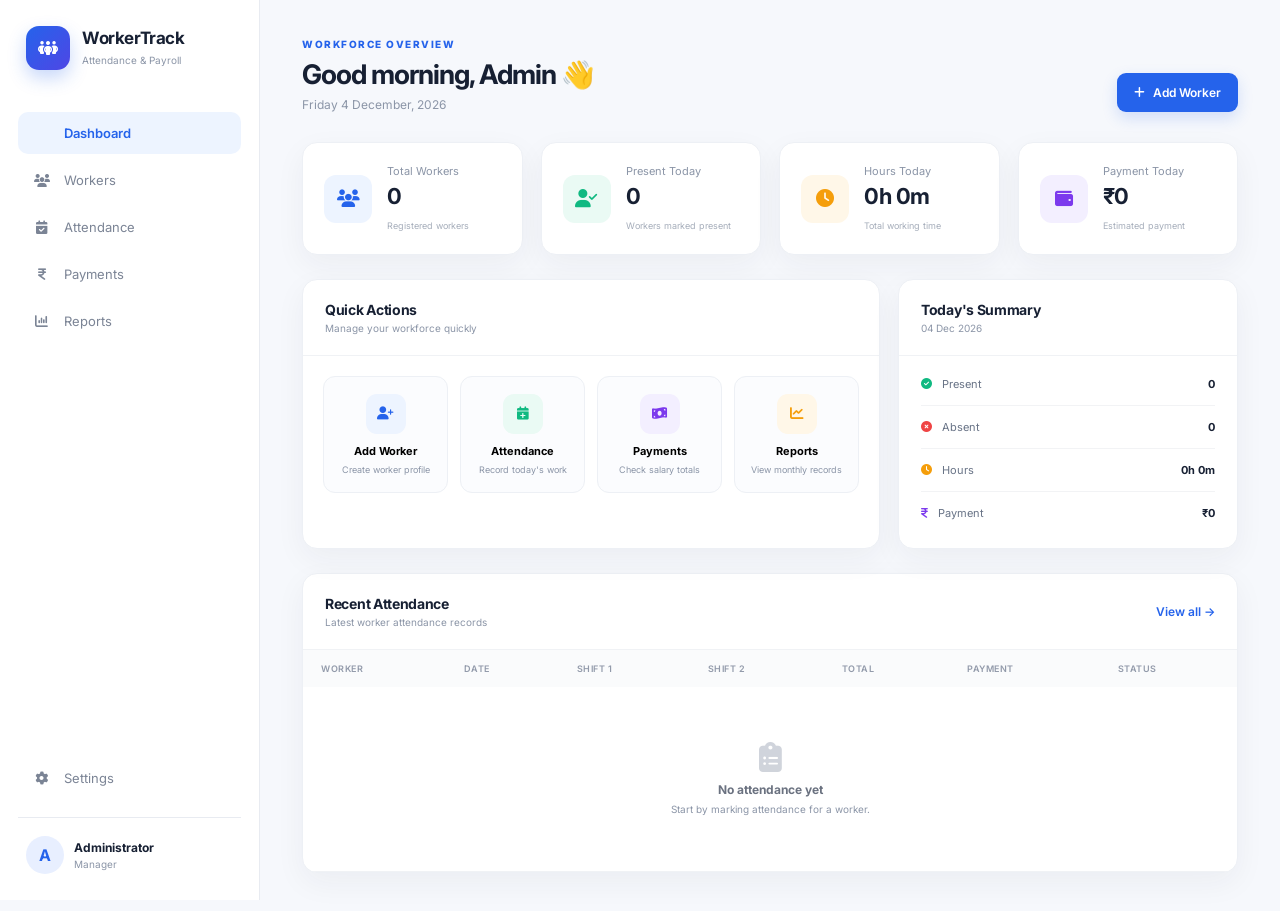
<file: index.html>
<!DOCTYPE html>
<html lang="en">
<head>
    <meta charset="UTF-8">
    <meta name="viewport" content="width=device-width, initial-scale=1.0">

    <title>WorkerTrack - Attendance & Payroll</title>

    <link rel="preconnect" href="https://fonts.googleapis.com">
    <link rel="preconnect" href="https://fonts.gstatic.com" crossorigin>

    <link href="https://fonts.googleapis.com/css2?family=Inter:wght@400;500;600;700;800&display=swap" rel="stylesheet">

    <link
        rel="stylesheet"
        href="https://cdnjs.cloudflare.com/ajax/libs/font-awesome/6.5.2/css/all.min.css"
    >

    <link rel="stylesheet" href="style.css">
</head>

<body>

<!-- ================= SIDEBAR ================= -->

<aside class="sidebar">

    <div class="brand">
        <div class="brand-icon">
            <i class="fa-solid fa-people-group"></i>
        </div>

        <div>
            <h2>WorkerTrack</h2>
            <span>Attendance & Payroll</span>
        </div>
    </div>


    <nav class="navigation">

        <button class="nav-item active" data-page="dashboard">
            <i class="fa-solid fa-grid-2"></i>
            <span>Dashboard</span>
        </button>

        <button class="nav-item" data-page="workers">
            <i class="fa-solid fa-users"></i>
            <span>Workers</span>
        </button>

        <button class="nav-item" data-page="attendance">
            <i class="fa-solid fa-calendar-check"></i>
            <span>Attendance</span>
        </button>

        <button class="nav-item" data-page="payments">
            <i class="fa-solid fa-indian-rupee-sign"></i>
            <span>Payments</span>
        </button>

        <button class="nav-item" data-page="reports">
            <i class="fa-solid fa-chart-column"></i>
            <span>Reports</span>
        </button>

    </nav>


    <div class="sidebar-bottom">

        <button class="nav-item">
            <i class="fa-solid fa-gear"></i>
            <span>Settings</span>
        </button>

        <div class="admin-profile">

            <div class="admin-avatar">
                A
            </div>

            <div>
                <strong>Administrator</strong>
                <span>Manager</span>
            </div>

        </div>

    </div>

</aside>


<!-- ================= MAIN ================= -->

<main class="main">

    <!-- MOBILE HEADER -->

    <header class="mobile-header">

        <button id="menuBtn">
            <i class="fa-solid fa-bars"></i>
        </button>

        <h2>WorkerTrack</h2>

    </header>


    <!-- ================= DASHBOARD ================= -->

    <section id="dashboard" class="page active-page">

        <div class="page-header">

            <div>
                <p class="eyebrow">WORKFORCE OVERVIEW</p>
                <h1>Good morning, Admin 👋</h1>
                <p id="dashboardDate"></p>
            </div>

            <button class="primary-btn" id="dashboardAddWorker">
                <i class="fa-solid fa-plus"></i>
                Add Worker
            </button>

        </div>


        <!-- STAT CARDS -->

        <div class="stats-grid">

            <div class="stat-card">

                <div class="stat-icon blue">
                    <i class="fa-solid fa-users"></i>
                </div>

                <div>
                    <span>Total Workers</span>
                    <h2 id="statWorkers">0</h2>
                    <small>Registered workers</small>
                </div>

            </div>


            <div class="stat-card">

                <div class="stat-icon green">
                    <i class="fa-solid fa-user-check"></i>
                </div>

                <div>
                    <span>Present Today</span>
                    <h2 id="statPresent">0</h2>
                    <small>Workers marked present</small>
                </div>

            </div>


            <div class="stat-card">

                <div class="stat-icon orange">
                    <i class="fa-solid fa-clock"></i>
                </div>

                <div>
                    <span>Hours Today</span>
                    <h2 id="statHours">0h 0m</h2>
                    <small>Total working time</small>
                </div>

            </div>


            <div class="stat-card">

                <div class="stat-icon purple">
                    <i class="fa-solid fa-wallet"></i>
                </div>

                <div>
                    <span>Payment Today</span>
                    <h2 id="statPayment">₹0</h2>
                    <small>Estimated payment</small>
                </div>

            </div>

        </div>


        <!-- DASHBOARD GRID -->

        <div class="dashboard-grid">

            <!-- QUICK ACTIONS -->

            <div class="card">

                <div class="card-header">

                    <div>
                        <h3>Quick Actions</h3>
                        <p>Manage your workforce quickly</p>
                    </div>

                </div>


                <div class="quick-actions">

                    <button class="quick-action" data-page="workers">

                        <div class="quick-icon blue">
                            <i class="fa-solid fa-user-plus"></i>
                        </div>

                        <strong>Add Worker</strong>
                        <span>Create worker profile</span>

                    </button>


                    <button class="quick-action" data-page="attendance">

                        <div class="quick-icon green">
                            <i class="fa-solid fa-calendar-plus"></i>
                        </div>

                        <strong>Attendance</strong>
                        <span>Record today's work</span>

                    </button>


                    <button class="quick-action" data-page="payments">

                        <div class="quick-icon purple">
                            <i class="fa-solid fa-money-bill-wave"></i>
                        </div>

                        <strong>Payments</strong>
                        <span>Check salary totals</span>

                    </button>


                    <button class="quick-action" data-page="reports">

                        <div class="quick-icon orange">
                            <i class="fa-solid fa-chart-line"></i>
                        </div>

                        <strong>Reports</strong>
                        <span>View monthly records</span>

                    </button>

                </div>

            </div>


            <!-- TODAY -->

            <div class="card">

                <div class="card-header">

                    <div>
                        <h3>Today's Summary</h3>
                        <p id="summaryDate"></p>
                    </div>

                </div>


                <div class="summary-list">

                    <div class="summary-row">
                        <span>
                            <i class="fa-solid fa-circle-check green-text"></i>
                            Present
                        </span>

                        <strong id="summaryPresent">0</strong>
                    </div>


                    <div class="summary-row">
                        <span>
                            <i class="fa-solid fa-circle-xmark red-text"></i>
                            Absent
                        </span>

                        <strong id="summaryAbsent">0</strong>
                    </div>


                    <div class="summary-row">
                        <span>
                            <i class="fa-solid fa-clock orange-text"></i>
                            Hours
                        </span>

                        <strong id="summaryHours">0h</strong>
                    </div>


                    <div class="summary-row">
                        <span>
                            <i class="fa-solid fa-indian-rupee-sign purple-text"></i>
                            Payment
                        </span>

                        <strong id="summaryPayment">₹0</strong>
                    </div>

                </div>

            </div>

        </div>


        <!-- RECENT ATTENDANCE -->

        <div class="card table-card">

            <div class="card-header">

                <div>
                    <h3>Recent Attendance</h3>
                    <p>Latest worker attendance records</p>
                </div>

                <button class="text-btn" data-page="attendance">
                    View all →
                </button>

            </div>


            <div class="table-wrapper">

                <table>

                    <thead>
                        <tr>
                            <th>Worker</th>
                            <th>Date</th>
                            <th>Shift 1</th>
                            <th>Shift 2</th>
                            <th>Total</th>
                            <th>Payment</th>
                            <th>Status</th>
                        </tr>
                    </thead>

                    <tbody id="recentAttendanceTable"></tbody>

                </table>

            </div>

        </div>

    </section>


    <!-- ================= WORKERS ================= -->

    <section id="workers" class="page">

        <div class="page-header">

            <div>
                <p class="eyebrow">WORKFORCE</p>
                <h1>Workers</h1>
                <p>Manage your worker profiles and hourly rates.</p>
            </div>

            <button class="primary-btn" id="addWorkerBtn">
                <i class="fa-solid fa-plus"></i>
                Add Worker
            </button>

        </div>


        <div class="toolbar">

            <div class="search-box">

                <i class="fa-solid fa-search"></i>

                <input
                    type="text"
                    id="workerSearch"
                    placeholder="Search workers..."
                >

            </div>

        </div>


        <div id="workersGrid" class="workers-grid"></div>

    </section>


    <!-- ================= ATTENDANCE ================= -->

    <section id="attendance" class="page">

        <div class="page-header">

            <div>
                <p class="eyebrow">DAILY RECORDS</p>
                <h1>Attendance</h1>
                <p>Record working hours and shifts.</p>
            </div>

            <button class="primary-btn" id="addAttendanceBtn">
                <i class="fa-solid fa-plus"></i>
                Mark Attendance
            </button>

        </div>


        <div class="attendance-controls">

            <div class="date-control">

                <label>Date</label>

                <input type="date" id="attendanceDate">

            </div>

            <div class="search-box">

                <i class="fa-solid fa-search"></i>

                <input
                    type="text"
                    id="attendanceSearch"
                    placeholder="Search worker..."
                >

            </div>

        </div>


        <div class="card table-card">

            <div class="table-wrapper">

                <table>

                    <thead>

                        <tr>
                            <th>Worker</th>
                            <th>Status</th>
                            <th>Shift 1</th>
                            <th>Shift 2</th>
                            <th>Total Hours</th>
                            <th>Rate</th>
                            <th>Payment</th>
                            <th>Action</th>
                        </tr>

                    </thead>

                    <tbody id="attendanceTable"></tbody>

                </table>

            </div>

        </div>

    </section>


    <!-- ================= PAYMENTS ================= -->

    <section id="payments" class="page">

        <div class="page-header">

            <div>
                <p class="eyebrow">PAYROLL</p>
                <h1>Payments</h1>
                <p>Track worker earnings based on actual hours.</p>
            </div>

        </div>


        <div class="stats-grid payment-stats">

            <div class="stat-card">

                <div class="stat-icon purple">
                    <i class="fa-solid fa-wallet"></i>
                </div>

                <div>
                    <span>Total Earnings</span>
                    <h2 id="paymentTotal">₹0</h2>
                    <small>All recorded attendance</small>
                </div>

            </div>


            <div class="stat-card">

                <div class="stat-icon orange">
                    <i class="fa-solid fa-clock"></i>
                </div>

                <div>
                    <span>Total Hours</span>
                    <h2 id="paymentHours">0h</h2>
                    <small>Recorded working hours</small>
                </div>

            </div>

        </div>


        <div class="card table-card">

            <div class="card-header">

                <div>
                    <h3>Worker Payment Summary</h3>
                    <p>Total earnings by worker</p>
                </div>

            </div>

            <div class="table-wrapper">

                <table>

                    <thead>

                        <tr>
                            <th>Worker</th>
                            <th>Hourly Rate</th>
                            <th>Total Hours</th>
                            <th>Total Payment</th>
                        </tr>

                    </thead>

                    <tbody id="paymentsTable"></tbody>

                </table>

            </div>

        </div>

    </section>


    <!-- ================= REPORTS ================= -->

    <section id="reports" class="page">

        <div class="page-header">

            <div>
                <p class="eyebrow">ANALYTICS</p>
                <h1>Reports</h1>
                <p>Review attendance, hours and payment data.</p>
            </div>

        </div>


        <div class="report-filters card">

            <div>

                <label>Month</label>

                <input type="month" id="reportMonth">

            </div>

            <div>

                <label>Worker</label>

                <select id="reportWorker">

                    <option value="all">All Workers</option>

                </select>

            </div>

        </div>


        <div class="stats-grid">

            <div class="stat-card">

                <div class="stat-icon green">
                    <i class="fa-solid fa-calendar-check"></i>
                </div>

                <div>
                    <span>Present Days</span>
                    <h2 id="reportDays">0</h2>
                </div>

            </div>


            <div class="stat-card">

                <div class="stat-icon orange">
                    <i class="fa-solid fa-clock"></i>
                </div>

                <div>
                    <span>Total Hours</span>
                    <h2 id="reportHours">0h</h2>
                </div>

            </div>


            <div class="stat-card">

                <div class="stat-icon purple">
                    <i class="fa-solid fa-wallet"></i>
                </div>

                <div>
                    <span>Total Payment</span>
                    <h2 id="reportPayment">₹0</h2>
                </div>

            </div>

        </div>


        <div class="card">

            <div class="card-header">

                <div>
                    <h3>Monthly Records</h3>
                    <p>Detailed attendance for selected period</p>
                </div>

            </div>

            <div class="table-wrapper">

                <table>

                    <thead>

                        <tr>
                            <th>Date</th>
                            <th>Worker</th>
                            <th>Shift 1</th>
                            <th>Shift 2</th>
                            <th>Total Hours</th>
                            <th>Payment</th>
                        </tr>

                    </thead>

                    <tbody id="reportsTable"></tbody>

                </table>

            </div>

        </div>

    </section>

</main>


<!-- ================= WORKER MODAL ================= -->

<div class="modal-overlay" id="workerModal">

    <div class="modal">

        <div class="modal-header">

            <div>
                <p class="eyebrow">WORKER PROFILE</p>
                <h2 id="workerModalTitle">Add Worker</h2>
            </div>

            <button class="close-btn" data-close="workerModal">
                <i class="fa-solid fa-xmark"></i>
            </button>

        </div>


        <form id="workerForm">

            <input type="hidden" id="editWorkerId">


            <div class="form-grid">

                <div class="form-group">

                    <label>Worker Name *</label>

                    <input
                        type="text"
                        id="workerName"
                        placeholder="e.g. Ahmed Khan"
                        required
                    >

                </div>


                <div class="form-group">

                    <label>Worker ID *</label>

                    <input
                        type="text"
                        id="workerId"
                        placeholder="e.g. W-001"
                        required
                    >

                </div>


                <div class="form-group">

                    <label>Phone Number</label>

                    <input
                        type="tel"
                        id="workerPhone"
                        placeholder="e.g. 9876543210"
                    >

                </div>


                <div class="form-group">

                    <label>Hourly Rate (₹) *</label>

                    <input
                        type="number"
                        id="workerRate"
                        min="0"
                        step="0.01"
                        placeholder="e.g. 120"
                        required
                    >

                </div>

            </div>


            <div class="modal-actions">

                <button type="button" class="secondary-btn" data-close="workerModal">
                    Cancel
                </button>

                <button type="submit" class="primary-btn">
                    <i class="fa-solid fa-check"></i>
                    Save Worker
                </button>

            </div>

        </form>

    </div>

</div>


<!-- ================= ATTENDANCE MODAL ================= -->

<div class="modal-overlay" id="attendanceModal">

    <div class="modal large-modal">

        <div class="modal-header">

            <div>
                <p class="eyebrow">ATTENDANCE ENTRY</p>
                <h2>Mark Attendance</h2>
            </div>

            <button class="close-btn" data-close="attendanceModal">
                <i class="fa-solid fa-xmark"></i>
            </button>

        </div>


        <form id="attendanceForm">

            <input type="hidden" id="editAttendanceId">


            <div class="form-group">

                <label>Worker *</label>

                <select id="attendanceWorker" required>

                    <option value="">
                        Select worker
                    </option>

                </select>

            </div>


            <div class="form-grid">

                <div class="form-group">

                    <label>Date *</label>

                    <input type="date" id="recordDate" required>

                </div>


                <div class="form-group">

                    <label>Status *</label>

                    <select id="attendanceStatus" required>

                        <option value="Present">Present</option>
                        <option value="Absent">Absent</option>
                        <option value="Leave">Leave</option>

                    </select>

                </div>

            </div>


            <div id="shiftSection">

                <div class="shift-card">

                    <div class="shift-title">

                        <div>
                            <span class="shift-number">01</span>

                            <div>
                                <strong>Shift 1</strong>
                                <small>First working period</small>
                            </div>
                        </div>

                    </div>


                    <div class="time-grid">

                        <div class="form-group">

                            <label>Start Time</label>

                            <input type="time" id="shift1Start">

                        </div>


                        <div class="time-arrow">
                            →
                        </div>


                        <div class="form-group">

                            <label>End Time</label>

                            <input type="time" id="shift1End">

                        </div>

                    </div>

                </div>


                <div class="shift-card">

                    <div class="shift-title">

                        <div>
                            <span class="shift-number second">02</span>

                            <div>
                                <strong>Shift 2</strong>
                                <small>Second working period</small>
                            </div>
                        </div>

                        <button
                            type="button"
                            class="remove-shift"
                            id="removeShift2"
                        >
                            Remove
                        </button>

                    </div>


                    <div class="time-grid">

                        <div class="form-group">

                            <label>Start Time</label>

                            <input type="time" id="shift2Start">

                        </div>


                        <div class="time-arrow">
                            →
                        </div>


                        <div class="form-group">

                            <label>End Time</label>

                            <input type="time" id="shift2End">

                        </div>

                    </div>

                </div>

            </div>


            <button
                type="button"
                class="add-shift-btn"
                id="addShiftBtn"
            >
                <i class="fa-solid fa-plus"></i>
                Add Second Shift
            </button>


            <!-- CALCULATION PREVIEW -->

            <div class="calculation-box">

                <div>

                    <span>Total Working Time</span>

                    <strong id="previewHours">
                        0h 0m
                    </strong>

                </div>


                <div>

                    <span>Hourly Rate</span>

                    <strong id="previewRate">
                        ₹0/hr
                    </strong>

                </div>


                <div>

                    <span>Estimated Payment</span>

                    <strong id="previewPayment">
                        ₹0
                    </strong>

                </div>

            </div>


            <div class="modal-actions">

                <button
                    type="button"
                    class="secondary-btn"
                    data-close="attendanceModal"
                >
                    Cancel
                </button>

                <button type="submit" class="primary-btn">

                    <i class="fa-solid fa-check"></i>

                    Save Attendance

                </button>

            </div>

        </form>

    </div>

</div>


<div id="toastContainer"></div>


<script src="attendance.js"></script>

</body>
</html>
</file>
<file: style.css>
:root {
    --primary: #2563eb;
    --primary-dark: #1d4ed8;

    --bg: #f6f8fc;
    --card: #ffffff;

    --text: #172033;
    --muted: #8b95a7;

    --border: #e8ebf1;

    --green: #10b981;
    --red: #ef4444;
    --orange: #f59e0b;
    --purple: #7c3aed;

    --shadow:
        0 10px 30px rgba(30, 41, 59, 0.05);
}

* {
    margin: 0;
    padding: 0;
    box-sizing: border-box;
}

html {
    scroll-behavior: smooth;
}

body {
    font-family: "Inter", sans-serif;
    background: var(--bg);
    color: var(--text);
}

button,
input,
select {
    font-family: inherit;
}

button {
    cursor: pointer;
}


/* ================= SIDEBAR ================= */

.sidebar {
    position: fixed;

    width: 260px;
    height: 100vh;

    background: #fff;

    border-right: 1px solid var(--border);

    padding: 26px 18px;

    display: flex;
    flex-direction: column;

    z-index: 100;
}

.brand {
    display: flex;

    align-items: center;

    gap: 12px;

    padding: 0 8px;

    margin-bottom: 42px;
}

.brand-icon {
    width: 44px;
    height: 44px;

    background: linear-gradient(
        135deg,
        #2563eb,
        #4f46e5
    );

    color: white;

    border-radius: 13px;

    display: flex;
    align-items: center;
    justify-content: center;

    box-shadow:
        0 8px 18px rgba(37, 99, 235, 0.25);
}

.brand h2 {
    font-size: 17px;
    letter-spacing: -0.4px;
}

.brand span {
    font-size: 10px;
    color: var(--muted);
}

.navigation {
    display: flex;
    flex-direction: column;
    gap: 5px;
}

.nav-item {
    width: 100%;

    border: 0;

    background: transparent;

    color: #7b8495;

    display: flex;
    align-items: center;

    gap: 13px;

    padding: 13px 14px;

    border-radius: 10px;

    font-size: 13px;

    text-align: left;

    transition: 0.2s;
}

.nav-item i {
    width: 19px;

    text-align: center;
}

.nav-item:hover {
    background: #f5f7fb;
    color: var(--primary);
}

.nav-item.active {
    background: #edf4ff;
    color: var(--primary);

    font-weight: 600;
}

.sidebar-bottom {
    margin-top: auto;
}

.admin-profile {
    border-top: 1px solid var(--border);

    margin-top: 18px;

    padding: 18px 8px 0;

    display: flex;
    align-items: center;

    gap: 10px;
}

.admin-avatar {
    width: 38px;
    height: 38px;

    border-radius: 50%;

    background: #e8efff;
    color: var(--primary);

    display: flex;
    align-items: center;
    justify-content: center;

    font-weight: 700;
}

.admin-profile strong {
    display: block;
    font-size: 12px;
}

.admin-profile span {
    display: block;
    font-size: 10px;
    color: var(--muted);

    margin-top: 3px;
}


/* ================= MAIN ================= */

.main {
    margin-left: 260px;

    min-height: 100vh;

    padding: 38px 42px;
}

.page {
    display: none;
}

.active-page {
    display: block;
}


/* ================= HEADER ================= */

.page-header {
    display: flex;

    justify-content: space-between;
    align-items: flex-end;

    margin-bottom: 30px;
}

.eyebrow {
    color: var(--primary);

    font-size: 10px;

    font-weight: 800;

    letter-spacing: 1.5px;

    margin-bottom: 8px;
}

.page-header h1 {
    font-size: 27px;

    letter-spacing: -1px;

    margin-bottom: 6px;
}

.page-header p:not(.eyebrow) {
    color: var(--muted);

    font-size: 12px;
}

.primary-btn {
    border: 0;

    background: var(--primary);

    color: white;

    padding: 12px 17px;

    border-radius: 9px;

    font-size: 12px;

    font-weight: 600;

    display: inline-flex;

    align-items: center;

    justify-content: center;

    gap: 8px;

    transition: 0.2s;

    box-shadow:
        0 6px 15px rgba(37, 99, 235, 0.18);
}

.primary-btn:hover {
    background: var(--primary-dark);

    transform: translateY(-1px);
}

.secondary-btn {
    border: 1px solid var(--border);

    background: white;

    color: #667085;

    padding: 12px 17px;

    border-radius: 9px;

    font-size: 12px;

    font-weight: 600;
}

.text-btn {
    border: 0;

    background: transparent;

    color: var(--primary);

    font-size: 12px;

    font-weight: 600;
}


/* ================= STATS ================= */

.stats-grid {
    display: grid;

    grid-template-columns:
        repeat(4, minmax(0, 1fr));

    gap: 18px;

    margin-bottom: 24px;
}

.stat-card {
    background: white;

    border: 1px solid #edf0f5;

    border-radius: 15px;

    padding: 21px;

    display: flex;

    align-items: center;

    gap: 15px;

    box-shadow: var(--shadow);
}

.stat-icon {
    min-width: 48px;
    height: 48px;

    border-radius: 12px;

    display: flex;
    align-items: center;
    justify-content: center;

    font-size: 18px;
}

.blue {
    background: #edf4ff;
    color: #2563eb;
}

.green {
    background: #eafaf4;
    color: #10b981;
}

.orange {
    background: #fff7e8;
    color: #f59e0b;
}

.purple {
    background: #f3efff;
    color: #7c3aed;
}

.stat-card span {
    display: block;

    font-size: 11px;

    color: var(--muted);

    margin-bottom: 5px;
}

.stat-card h2 {
    font-size: 22px;

    letter-spacing: -0.5px;

    margin-bottom: 4px;
}

.stat-card small {
    color: #a5adba;

    font-size: 9px;
}


/* ================= CARDS ================= */

.card {
    background: white;

    border: 1px solid #edf0f5;

    border-radius: 15px;

    box-shadow: var(--shadow);
}

.card-header {
    display: flex;

    align-items: center;

    justify-content: space-between;

    padding: 21px 22px;

    border-bottom: 1px solid #f0f2f5;
}

.card-header h3 {
    font-size: 14px;

    letter-spacing: -0.3px;
}

.card-header p {
    color: var(--muted);

    font-size: 10px;

    margin-top: 4px;
}


/* ================= DASHBOARD ================= */

.dashboard-grid {
    display: grid;

    grid-template-columns: 1.7fr 1fr;

    gap: 18px;

    margin-bottom: 24px;
}

.quick-actions {
    padding: 20px;

    display: grid;

    grid-template-columns:
        repeat(4, 1fr);

    gap: 12px;
}

.quick-action {
    border: 1px solid #edf0f5;

    background: #fbfcfe;

    border-radius: 12px;

    padding: 17px 10px;

    display: flex;

    flex-direction: column;

    align-items: center;

    gap: 6px;

    transition: 0.2s;
}

.quick-action:hover {
    transform: translateY(-2px);

    background: white;

    box-shadow:
        0 8px 20px rgba(15, 23, 42, 0.06);
}

.quick-icon {
    width: 40px;
    height: 40px;

    border-radius: 11px;

    display: flex;
    align-items: center;
    justify-content: center;

    margin-bottom: 4px;
}

.quick-action strong {
    font-size: 11px;
}

.quick-action span {
    color: var(--muted);

    font-size: 9px;

    text-align: center;
}

.summary-list {
    padding: 7px 22px 14px;
}

.summary-row {
    padding: 14px 0;

    border-bottom: 1px solid #f2f3f5;

    display: flex;

    justify-content: space-between;

    align-items: center;

    font-size: 11px;
}

.summary-row:last-child {
    border-bottom: 0;
}

.summary-row span {
    color: #687386;
}

.summary-row i {
    margin-right: 7px;
}

.green-text {
    color: var(--green);
}

.red-text {
    color: var(--red);
}

.orange-text {
    color: var(--orange);
}

.purple-text {
    color: var(--purple);
}


/* ================= TABLE ================= */

.table-card {
    overflow: hidden;
}

.table-wrapper {
    overflow-x: auto;
}

table {
    width: 100%;

    border-collapse: collapse;

    min-width: 850px;
}

th {
    background: #fafbfc;

    color: #929aaa;

    font-size: 9px;

    font-weight: 600;

    text-transform: uppercase;

    letter-spacing: 0.5px;

    padding: 13px 18px;

    text-align: left;
}

td {
    padding: 15px 18px;

    border-bottom: 1px solid #f0f2f5;

    font-size: 11px;

    color: #4d5869;
}

tbody tr:hover {
    background: #fbfcff;
}

.worker-cell {
    display: flex;

    align-items: center;

    gap: 9px;
}

.worker-avatar {
    width: 31px;
    height: 31px;

    border-radius: 9px;

    background: #edf4ff;

    color: var(--primary);

    display: flex;

    align-items: center;
    justify-content: center;

    font-weight: 700;

    font-size: 10px;
}

.worker-cell strong {
    display: block;

    color: var(--text);

    font-size: 11px;
}

.worker-cell small {
    display: block;

    color: var(--muted);

    font-size: 8px;

    margin-top: 2px;
}

.status {
    display: inline-flex;

    padding: 5px 9px;

    border-radius: 20px;

    font-size: 8px;

    font-weight: 700;
}

.status.present {
    background: #eafaf4;
    color: #079669;
}

.status.absent {
    background: #fff0f0;
    color: #dc2626;
}

.status.leave {
    background: #fff7e8;
    color: #d97706;
}

.empty-state {
    text-align: center;

    padding: 55px 20px !important;

    color: var(--muted);
}

.empty-state i {
    font-size: 30px;

    display: block;

    margin-bottom: 10px;

    opacity: 0.4;
}

.empty-state strong {
    display: block;

    color: #6b7280;

    font-size: 12px;

    margin-bottom: 5px;
}

.empty-state span {
    font-size: 10px;
}


/* ================= TOOLBAR ================= */

.toolbar {
    margin-bottom: 18px;
}

.search-box {
    width: 280px;

    height: 42px;

    background: white;

    border: 1px solid var(--border);

    border-radius: 9px;

    display: flex;

    align-items: center;

    gap: 9px;

    padding: 0 13px;
}

.search-box i {
    color: #a0a8b5;

    font-size: 12px;
}

.search-box input {
    border: 0;

    outline: 0;

    width: 100%;

    font-size: 11px;
}

.search-box input::placeholder {
    color: #aab1bc;
}


/* ================= WORKERS ================= */

.workers-grid {
    display: grid;

    grid-template-columns:
        repeat(3, minmax(0, 1fr));

    gap: 18px;
}

.worker-card {
    background: white;

    border: 1px solid #edf0f5;

    border-radius: 15px;

    padding: 20px;

    box-shadow: var(--shadow);

    transition: 0.2s;
}

.worker-card:hover {
    transform: translateY(-2px);

    box-shadow:
        0 12px 35px rgba(15, 23, 42, 0.07);
}

.worker-card-top {
    display: flex;

    justify-content: space-between;

    align-items: flex-start;

    margin-bottom: 18px;
}

.big-avatar {
    width: 48px;
    height: 48px;

    border-radius: 13px;

    background: #edf4ff;

    color: var(--primary);

    display: flex;

    align-items: center;
    justify-content: center;

    font-weight: 800;

    font-size: 15px;
}

.worker-card h3 {
    font-size: 14px;

    margin-top: 12px;
}

.worker-card-id {
    color: var(--muted);

    font-size: 9px;

    margin-top: 3px;
}

.worker-rate {
    background: #f3efff;

    color: var(--purple);

    border-radius: 8px;

    padding: 7px 9px;

    font-size: 10px;

    font-weight: 700;
}

.worker-info {
    padding: 13px 0;

    border-top: 1px solid #f0f2f5;
}

.worker-info-row {
    display: flex;

    justify-content: space-between;

    padding: 6px 0;

    font-size: 10px;
}

.worker-info-row span {
    color: var(--muted);
}

.worker-actions {
    display: flex;

    gap: 8px;

    margin-top: 12px;
}

.small-btn {
    flex: 1;

    border: 1px solid var(--border);

    background: white;

    padding: 8px;

    border-radius: 8px;

    font-size: 9px;

    color: #667085;
}

.small-btn.delete {
    color: var(--red);
}


/* ================= ATTENDANCE CONTROLS ================= */

.attendance-controls {
    display: flex;

    gap: 15px;

    align-items: flex-end;

    margin-bottom: 18px;
}

.date-control label,
.report-filters label {
    display: block;

    color: #687386;

    font-size: 10px;

    margin-bottom: 6px;

    font-weight: 600;
}

.date-control input,
.report-filters input,
.report-filters select {
    height: 42px;

    border: 1px solid var(--border);

    background: white;

    border-radius: 9px;

    padding: 0 12px;

    outline: none;

    font-size: 11px;
}

.attendance-controls .search-box {
    margin-left: auto;
}


/* ================= MODAL ================= */

.modal-overlay {
    position: fixed;

    inset: 0;

    background: rgba(15, 23, 42, 0.48);

    backdrop-filter: blur(5px);

    display: none;

    align-items: center;
    justify-content: center;

    padding: 20px;

    z-index: 1000;
}

.modal-overlay.show {
    display: flex;
}

.modal {
    width: min(600px, 100%);

    max-height: 92vh;

    overflow-y: auto;

    background: white;

    border-radius: 18px;

    box-shadow:
        0 25px 70px rgba(15, 23, 42, 0.2);

    animation: modalIn 0.2s ease;
}

.large-modal {
    width: min(680px, 100%);
}

@keyframes modalIn {

    from {
        opacity: 0;
        transform: translateY(10px) scale(0.98);
    }

    to {
        opacity: 1;
        transform: translateY(0) scale(1);
    }

}

.modal-header {
    padding: 22px 25px;

    border-bottom: 1px solid var(--border);

    display: flex;

    justify-content: space-between;

    align-items: flex-start;
}

.modal-header h2 {
    font-size: 19px;
}

.close-btn {
    width: 32px;
    height: 32px;

    border: 0;

    background: #f5f6f8;

    color: #778196;

    border-radius: 8px;
}

.modal form {
    padding: 25px;
}

.form-grid {
    display: grid;

    grid-template-columns:
        repeat(2, 1fr);

    gap: 15px;
}

.form-group {
    margin-bottom: 17px;
}

.form-group label {
    display: block;

    color: #5f697a;

    font-size: 10px;

    font-weight: 600;

    margin-bottom: 7px;
}

.form-group input,
.form-group select {
    width: 100%;

    height: 43px;

    border: 1px solid var(--border);

    border-radius: 9px;

    outline: none;

    padding: 0 12px;

    font-size: 11px;

    background: white;

    color: var(--text);

    transition: 0.2s;
}

.form-group input:focus,
.form-group select:focus,
.date-control input:focus {
    border-color: #9bbcff;

    box-shadow:
        0 0 0 3px rgba(37, 99, 235, 0.08);
}


/* ================= SHIFTS ================= */

.shift-card {
    border: 1px solid var(--border);

    background: #fbfcfe;

    border-radius: 12px;

    padding: 17px;

    margin-bottom: 12px;
}

.shift-title {
    display: flex;

    justify-content: space-between;

    align-items: center;

    margin-bottom: 15px;
}

.shift-title > div {
    display: flex;

    align-items: center;

    gap: 10px;
}

.shift-number {
    width: 31px;
    height: 31px;

    background: #edf4ff;

    color: var(--primary);

    border-radius: 8px;

    display: flex;

    align-items: center;
    justify-content: center;

    font-size: 9px;

    font-weight: 800;
}

.shift-number.second {
    background: #f3efff;

    color: var(--purple);
}

.shift-title strong {
    display: block;

    font-size: 11px;
}

.shift-title small {
    display: block;

    color: var(--muted);

    font-size: 8px;

    margin-top: 3px;
}

.remove-shift {
    border: 0;

    background: transparent;

    color: var(--red);

    font-size: 9px;
}

.time-grid {
    display: grid;

    grid-template-columns: 1fr 30px 1fr;

    align-items: center;
}

.time-arrow {
    text-align: center;

    color: #9aa3b2;

    padding-top: 10px;
}

.add-shift-btn {
    border: 1px dashed #b8c0cd;

    background: white;

    color: #667085;

    width: 100%;

    height: 40px;

    border-radius: 9px;

    font-size: 10px;

    margin-bottom: 17px;
}

.add-shift-btn:hover {
    border-color: var(--primary);

    color: var(--primary);
}


/* ================= CALCULATION ================= */

.calculation-box {
    background:
        linear-gradient(
            135deg,
            #f5f8ff,
            #faf8ff
        );

    border: 1px solid #e7ecfa;

    border-radius: 12px;

    padding: 17px;

    display: grid;

    grid-template-columns:
        repeat(3, 1fr);

    gap: 10px;

    margin-bottom: 18px;
}

.calculation-box div {
    padding-right: 12px;

    border-right: 1px solid #e3e8f2;
}

.calculation-box div:last-child {
    border: 0;
}

.calculation-box span {
    display: block;

    color: var(--muted);

    font-size: 9px;

    margin-bottom: 5px;
}

.calculation-box strong {
    font-size: 14px;
}

.calculation-box div:last-child strong {
    color: var(--purple);
}

.modal-actions {
    display: flex;

    justify-content: flex-end;

    gap: 10px;

    padding-top: 3px;
}


/* ================= REPORT ================= */

.report-filters {
    padding: 18px;

    display: flex;

    gap: 15px;

    margin-bottom: 20px;
}

.report-filters > div {
    min-width: 190px;
}


/* ================= TOAST ================= */

#toastContainer {
    position: fixed;

    right: 22px;

    bottom: 22px;

    z-index: 2000;
}

.toast {
    background: #172033;

    color: white;

    padding: 12px 16px;

    border-radius: 9px;

    margin-top: 8px;

    font-size: 11px;

    box-shadow:
        0 10px 30px rgba(15, 23, 42, 0.2);

    animation: toastIn 0.25s ease;
}

@keyframes toastIn {

    from {
        opacity: 0;
        transform: translateX(20px);
    }

    to {
        opacity: 1;
        transform: translateX(0);
    }

}


/* ================= MOBILE ================= */

.mobile-header {
    display: none;
}

@media (max-width: 1150px) {

    .stats-grid {
        grid-template-columns:
            repeat(2, 1fr);
    }

    .workers-grid {
        grid-template-columns:
            repeat(2, 1fr);
    }

    .dashboard-grid {
        grid-template-columns: 1fr;
    }

}

@media (max-width: 800px) {

    .sidebar {
        transform: translateX(-100%);

        transition: 0.25s;
    }

    .sidebar.open {
        transform: translateX(0);
    }

    .main {
        margin-left: 0;

        padding: 20px;
    }

    .mobile-header {
        display: flex;

        align-items: center;

        gap: 12px;

        margin-bottom: 25px;
    }

    .mobile-header button {
        border: 0;

        background: white;

        width: 40px;
        height: 40px;

        border-radius: 9px;

        color: var(--primary);
    }

    .mobile-header h2 {
        font-size: 17px;
    }

    .page-header {
        align-items: flex-start;

        gap: 15px;

        flex-direction: column;
    }

    .quick-actions {
        grid-template-columns:
            repeat(2, 1fr);
    }

    .workers-grid {
        grid-template-columns: 1fr;
    }

    .attendance-controls {
        flex-direction: column;

        align-items: stretch;
    }

    .attendance-controls .search-box {
        margin-left: 0;

        width: 100%;
    }

}

@media (max-width: 550px) {

    .main {
        padding: 15px;
    }

    .stats-grid {
        grid-template-columns: 1fr;
    }

    .form-grid {
        grid-template-columns: 1fr;
    }

    .calculation-box {
        grid-template-columns: 1fr;
    }

    .calculation-box div {
        border-right: 0;

        border-bottom: 1px solid #e3e8f2;

        padding-bottom: 9px;
    }

    .report-filters {
        flex-direction: column;
    }

}
</file>
